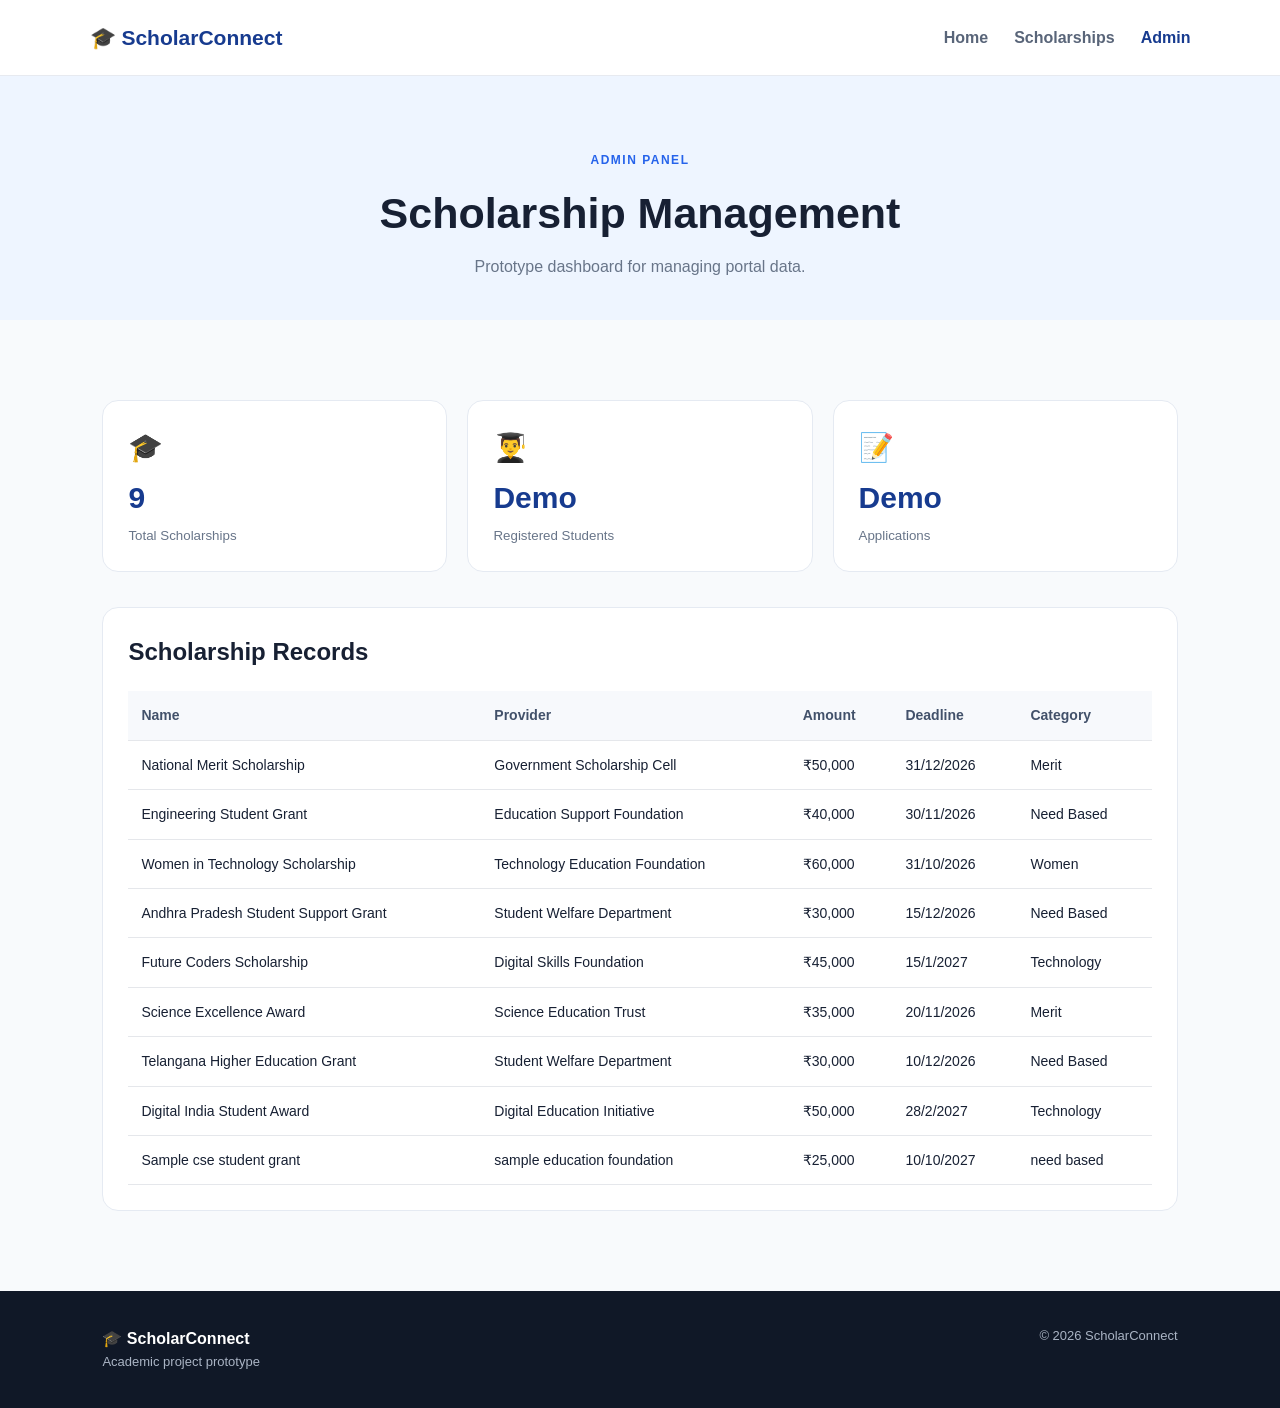
<file: admin.html>
<!DOCTYPE html>
<html lang="en">
<head><meta charset="UTF-8"><meta name="viewport" content="width=device-width, initial-scale=1.0"><title>Admin Dashboard | ScholarConnect</title><link rel="stylesheet" href="css/style.css"></head>
<body>
<header class="navbar"><a class="logo" href="index.html">🎓 ScholarConnect</a><nav><a href="index.html">Home</a><a href="scholarships.html">Scholarships</a><a class="active" href="admin.html">Admin</a></nav></header>
<main>
<section class="page-head"><span class="eyebrow">ADMIN PANEL</span><h1>Scholarship Management</h1><p>Prototype dashboard for managing portal data.</p></section>
<section class="section">
<div class="dashboard-grid">
<div class="card dash-stat"><span>🎓</span><strong id="adminScholarshipCount">0</strong><small>Total Scholarships</small></div>
<div class="card dash-stat"><span>👨‍🎓</span><strong>Demo</strong><small>Registered Students</small></div>
<div class="card dash-stat"><span>📝</span><strong>Demo</strong><small>Applications</small></div>
</div>
<div class="table-card"><h2>Scholarship Records</h2><div class="table-wrap"><table><thead><tr><th>Name</th><th>Provider</th><th>Amount</th><th>Deadline</th><th>Category</th></tr></thead><tbody id="adminTable"></tbody></table></div></div>
</section>
</main>
<footer><div><strong>🎓 ScholarConnect</strong><p>Academic project prototype</p></div><div><p>© 2026 ScholarConnect</p></div></footer>
<script src="js/data.js"></script><script src="js/script.js"></script>
</body></html>
</file>
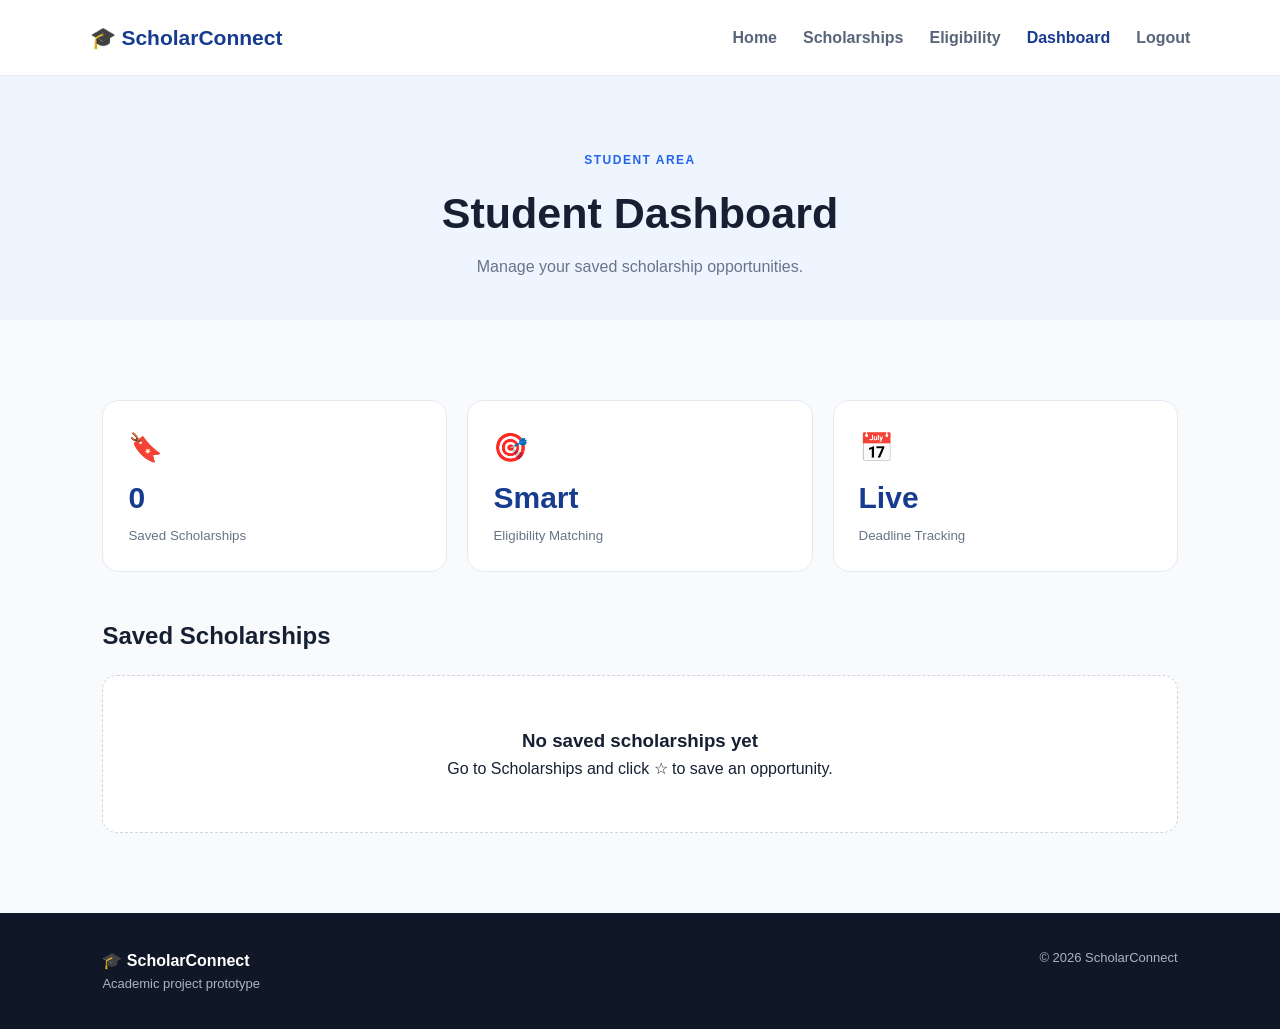
<file: dashboard.html>
<!DOCTYPE html>
<html lang="en">
<head><meta charset="UTF-8"><meta name="viewport" content="width=device-width, initial-scale=1.0"><title>Student Dashboard | ScholarConnect</title><link rel="stylesheet" href="css/style.css"></head>
<body>
<header class="navbar"><a class="logo" href="index.html">🎓 ScholarConnect</a><nav><a href="index.html">Home</a><a href="scholarships.html">Scholarships</a><a href="eligibility.html">Eligibility</a><a class="active" href="dashboard.html">Dashboard</a><a href="#" onclick="logout()">Logout</a></nav></header>
<main>
<section class="page-head"><span class="eyebrow">STUDENT AREA</span><h1 id="welcomeName">Student Dashboard</h1><p>Manage your saved scholarship opportunities.</p></section>
<section class="section"><div class="dashboard-grid">
<div class="card dash-stat"><span>🔖</span><strong id="savedCount">0</strong><small>Saved Scholarships</small></div>
<div class="card dash-stat"><span>🎯</span><strong>Smart</strong><small>Eligibility Matching</small></div>
<div class="card dash-stat"><span>📅</span><strong>Live</strong><small>Deadline Tracking</small></div>
</div>
<h2 class="dash-title">Saved Scholarships</h2><div id="savedList" class="scholarship-grid"></div></section>
</main>
<footer><div><strong>🎓 ScholarConnect</strong><p>Academic project prototype</p></div><div><p>© 2026 ScholarConnect</p></div></footer>
<script src="js/data.js"></script><script src="js/script.js"></script>
</body></html>
</file>
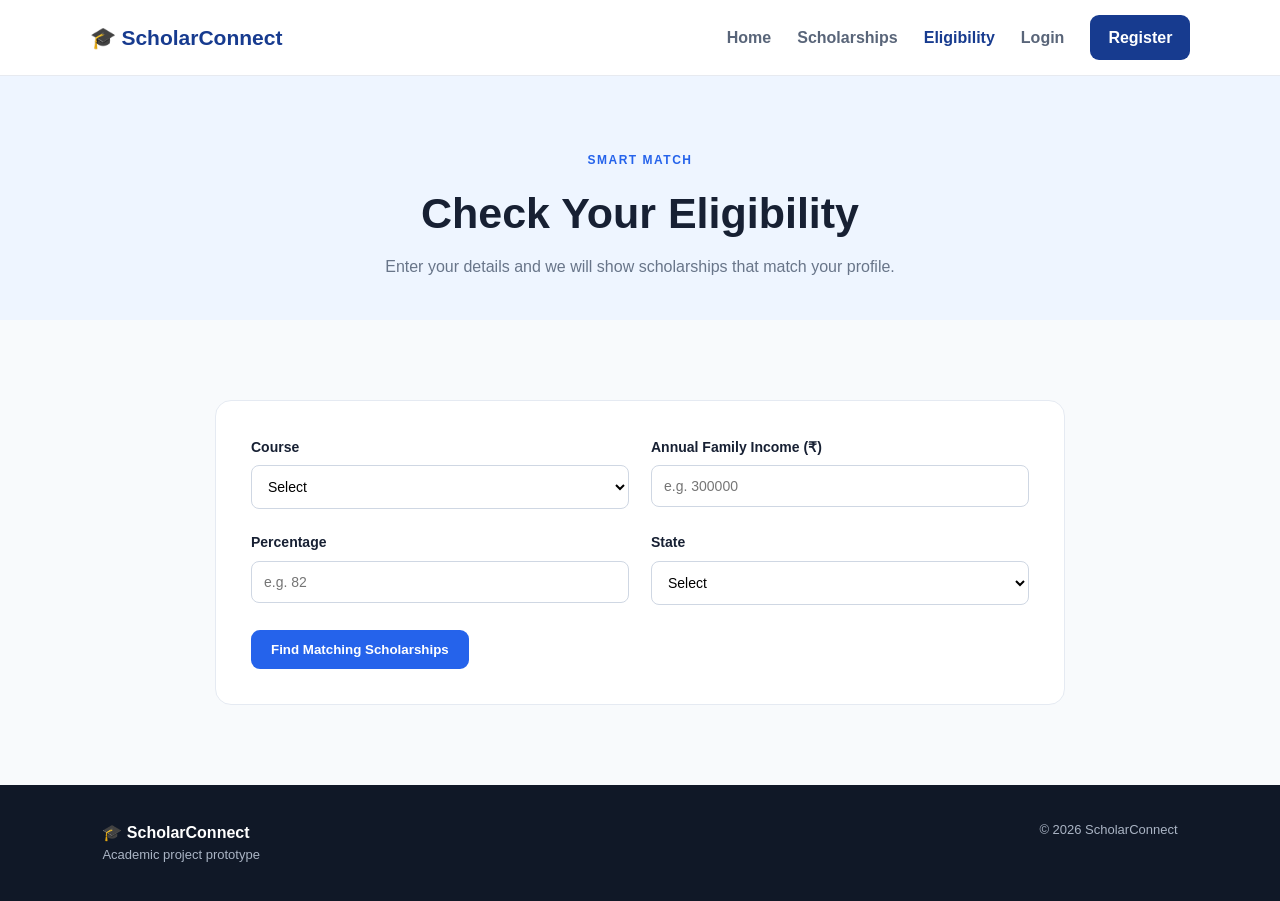
<file: eligibility.html>
<!DOCTYPE html>
<html lang="en">
<head>
<meta charset="UTF-8"><meta name="viewport" content="width=device-width, initial-scale=1.0">
<title>Eligibility Checker | ScholarConnect</title>
<link rel="stylesheet" href="css/style.css">
</head>
<body>
<header class="navbar">
<a class="logo" href="index.html">🎓 ScholarConnect</a>
<nav><a href="index.html">Home</a><a href="scholarships.html">Scholarships</a><a class="active" href="eligibility.html">Eligibility</a><a href="login.html">Login</a><a class="nav-btn" href="register.html">Register</a></nav>
</header>
<main>
<section class="page-head"><span class="eyebrow">SMART MATCH</span><h1>Check Your Eligibility</h1><p>Enter your details and we will show scholarships that match your profile.</p></section>
<section class="section">
<div class="form-card">
<form id="eligibilityForm">
<div class="form-grid">
<label>Course<select id="eCourse" required><option value="">Select</option><option>B.Tech</option><option>BCA</option><option>B.Sc</option><option>MCA</option></select></label>
<label>Annual Family Income (₹)<input id="eIncome" type="number" min="0" placeholder="e.g. 300000" required></label>
<label>Percentage<input id="ePercentage" type="number" min="0" max="100" placeholder="e.g. 82" required></label>
<label>State<select id="eState" required><option value="">Select</option><option>Andhra Pradesh</option><option>Telangana</option><option>Other</option></select></label>
</div>
<button class="btn primary" type="submit">Find Matching Scholarships</button>
</form>
<div id="eligibilityResult"></div>
</div>
</section>
</main>
<footer><div><strong>🎓 ScholarConnect</strong><p>Academic project prototype</p></div><div><p>© 2026 ScholarConnect</p></div></footer>
<script src="js/data.js"></script><script src="js/script.js"></script>
</body>
</html>
</file>
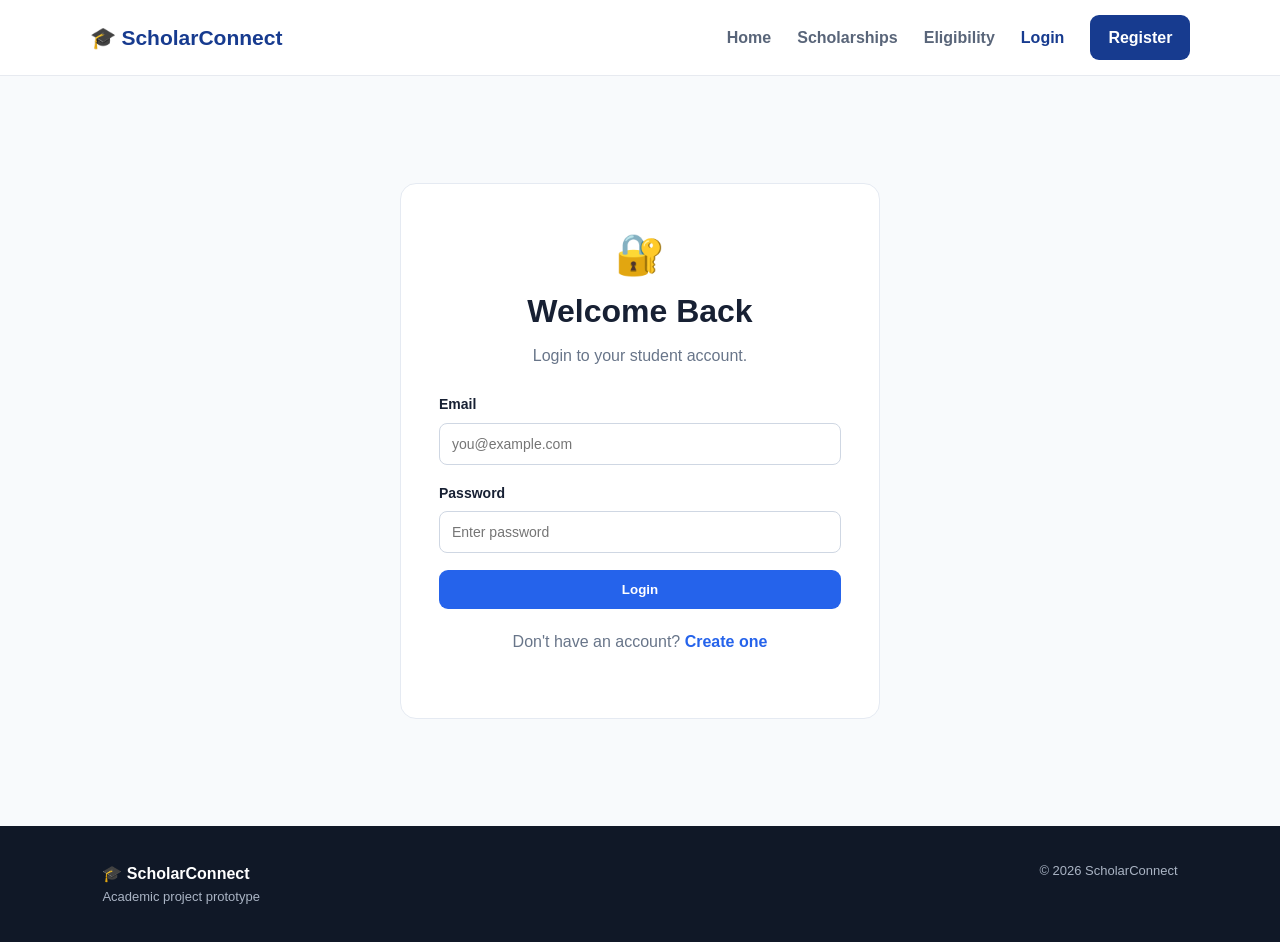
<file: login.html>
<!DOCTYPE html>
<html lang="en">
<head><meta charset="UTF-8"><meta name="viewport" content="width=device-width, initial-scale=1.0"><title>Login | ScholarConnect</title><link rel="stylesheet" href="css/style.css"></head>
<body>
<header class="navbar"><a class="logo" href="index.html">🎓 ScholarConnect</a><nav><a href="index.html">Home</a><a href="scholarships.html">Scholarships</a><a href="eligibility.html">Eligibility</a><a class="active" href="login.html">Login</a><a class="nav-btn" href="register.html">Register</a></nav></header>
<main class="auth-page">
<div class="auth-card">
<div class="auth-icon">🔐</div><h1>Welcome Back</h1><p>Login to your student account.</p>
<form id="loginForm">
<label>Email<input id="loginEmail" type="email" placeholder="you@example.com" required></label>
<label>Password<input id="loginPassword" type="password" placeholder="Enter password" required></label>
<button class="btn primary full" type="submit">Login</button>
</form>
<div id="loginMessage"></div>
<p class="auth-link">Don't have an account? <a href="register.html">Create one</a></p>
</div></main>
<footer><div><strong>🎓 ScholarConnect</strong><p>Academic project prototype</p></div><div><p>© 2026 ScholarConnect</p></div></footer>
<script src="js/script.js"></script>
</body></html>
</file>
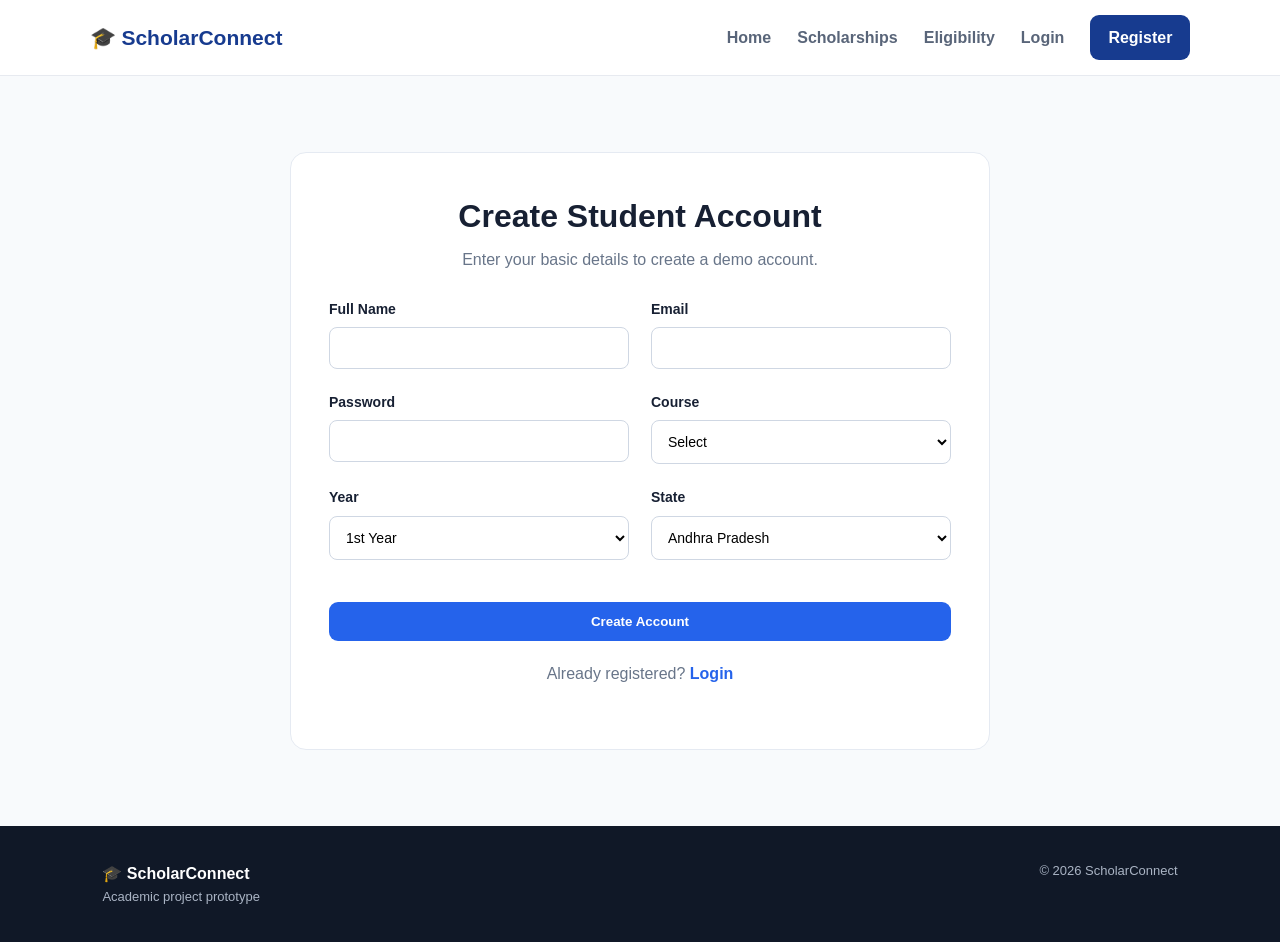
<file: register.html>
<!DOCTYPE html>
<html lang="en">
<head><meta charset="UTF-8"><meta name="viewport" content="width=device-width, initial-scale=1.0"><title>Register | ScholarConnect</title><link rel="stylesheet" href="css/style.css"></head>
<body>
<header class="navbar"><a class="logo" href="index.html">🎓 ScholarConnect</a><nav><a href="index.html">Home</a><a href="scholarships.html">Scholarships</a><a href="eligibility.html">Eligibility</a><a href="login.html">Login</a><a class="nav-btn active-btn" href="register.html">Register</a></nav></header>
<main class="auth-page">
<div class="auth-card wide">
<h1>Create Student Account</h1><p>Enter your basic details to create a demo account.</p>
<form id="registerForm">
<div class="form-grid">
<label>Full Name<input id="rName" type="text" required></label>
<label>Email<input id="rEmail" type="email" required></label>
<label>Password<input id="rPassword" type="password" minlength="6" required></label>
<label>Course<select id="rCourse" required><option value="">Select</option><option>B.Tech</option><option>BCA</option><option>B.Sc</option><option>MCA</option></select></label>
<label>Year<select id="rYear"><option>1st Year</option><option>2nd Year</option><option>3rd Year</option><option>4th Year</option></select></label>
<label>State<select id="rState"><option>Andhra Pradesh</option><option>Telangana</option><option>Other</option></select></label>
</div>
<button class="btn primary full" type="submit">Create Account</button>
</form>
<div id="registerMessage"></div>
<p class="auth-link">Already registered? <a href="login.html">Login</a></p>
</div></main>
<footer><div><strong>🎓 ScholarConnect</strong><p>Academic project prototype</p></div><div><p>© 2026 ScholarConnect</p></div></footer>
<script src="js/script.js"></script>
</body></html>
</file>
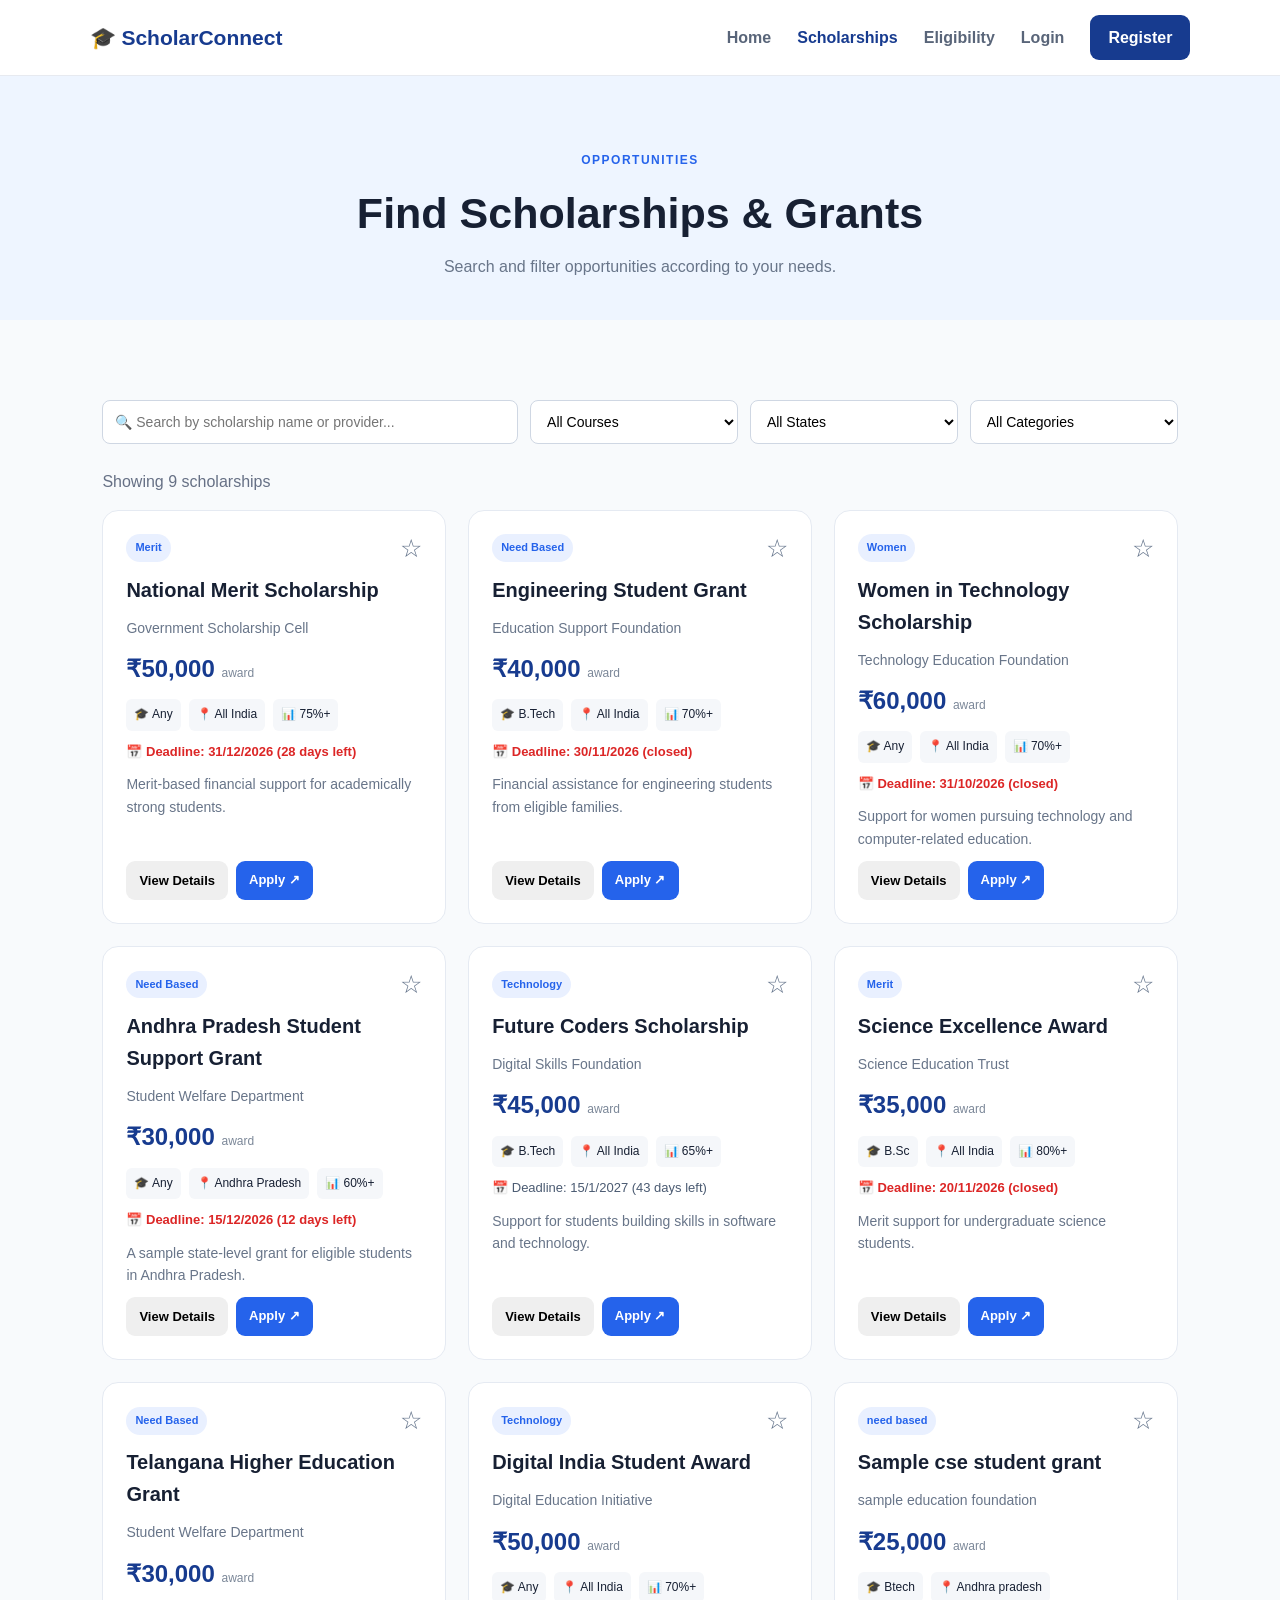
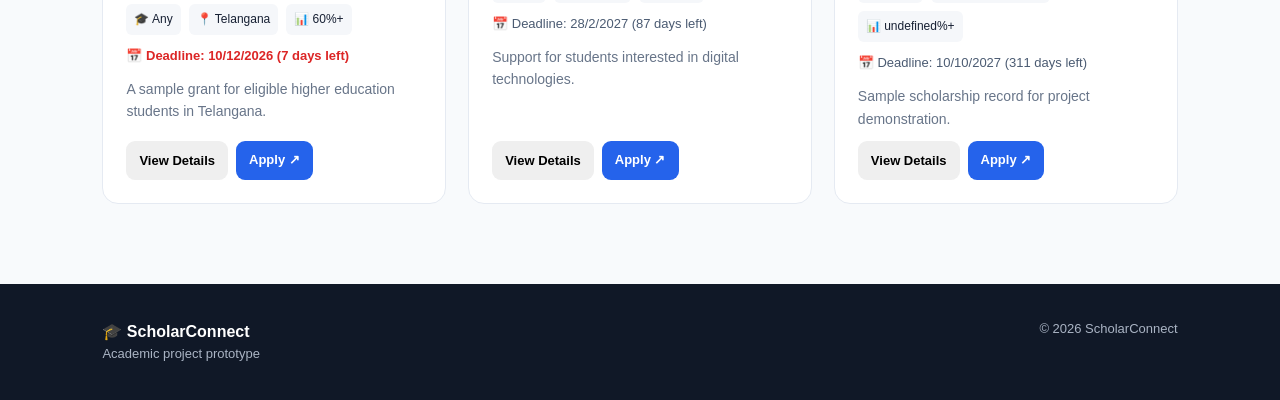
<file: scholarships.html>
<!DOCTYPE html>
<html lang="en">
<head>
<meta charset="UTF-8">
<meta name="viewport" content="width=device-width, initial-scale=1.0">
<title>Scholarships | ScholarConnect</title>
<link rel="stylesheet" href="css/style.css">
</head>
<body>
<header class="navbar">
<a class="logo" href="index.html">🎓 ScholarConnect</a>
<nav><a href="index.html">Home</a><a class="active" href="scholarships.html">Scholarships</a><a href="eligibility.html">Eligibility</a><a href="login.html">Login</a><a class="nav-btn" href="register.html">Register</a></nav>
</header>

<main>
<section class="page-head">
<span class="eyebrow">OPPORTUNITIES</span>
<h1>Find Scholarships & Grants</h1>
<p>Search and filter opportunities according to your needs.</p>
</section>

<section class="section">
<div class="filter-box">
<input id="searchInput" type="text" placeholder="🔍 Search by scholarship name or provider...">
<select id="courseFilter"><option value="">All Courses</option><option>B.Tech</option><option>BCA</option><option>B.Sc</option><option>MCA</option><option>Any</option></select>
<select id="stateFilter"><option value="">All States</option><option>Andhra Pradesh</option><option>Telangana</option><option>All India</option></select>
<select id="categoryFilter"><option value="">All Categories</option><option>Merit</option><option>Need Based</option><option>Women</option><option>Technology</option></select>
</div>
<div id="scholarshipCount" class="result-count"></div>
<div id="scholarshipList" class="scholarship-grid"></div>
</section>
</main>

<footer><div><strong>🎓 ScholarConnect</strong><p>Academic project prototype</p></div><div><p>© 2026 ScholarConnect</p></div></footer>
<script src="js/data.js"></script><script src="js/script.js"></script>
</body>
</html>
</file>
<file: css/style.css>
*{box-sizing:border-box;margin:0;padding:0}body{font-family:Inter,Arial,sans-serif;color:#172033;background:#f8fafc;line-height:1.6}a{text-decoration:none;color:inherit}.navbar{height:76px;padding:0 7%;display:flex;align-items:center;justify-content:space-between;background:#fff;border-bottom:1px solid #e7eaf0;position:sticky;top:0;z-index:10}.logo{font-size:21px;font-weight:800;color:#173b8f}.navbar nav{display:flex;align-items:center;gap:26px}.navbar nav a{font-weight:600;color:#596579}.navbar nav a:hover,.navbar nav a.active{color:#173b8f}.nav-btn{padding:10px 18px;background:#173b8f!important;color:#fff!important;border-radius:9px}.hero{min-height:590px;padding:80px 8%;display:flex;align-items:center;justify-content:space-between;gap:50px;background:linear-gradient(135deg,#eef5ff,#f8fbff)}.hero-content{max-width:680px}.badge,.eyebrow{display:inline-block;color:#2563eb;font-size:12px;font-weight:800;letter-spacing:1.5px}.hero h1{font-size:54px;line-height:1.1;margin:18px 0}.hero h1 span{color:#2563eb}.hero p{font-size:18px;color:#5f6b7d;max-width:620px}.hero-actions{display:flex;gap:14px;margin:30px 0}.btn{display:inline-block;border:0;border-radius:9px;padding:12px 20px;font-weight:700;cursor:pointer}.btn.primary{background:#2563eb;color:#fff}.btn.secondary{background:#fff;color:#2563eb;border:1px solid #cbd5e1}.btn.small{padding:9px 13px;font-size:13px}.btn.full{width:100%}.hero-card{background:#fff;width:360px;padding:35px;border-radius:22px;box-shadow:0 20px 60px rgba(37,99,235,.15);border:1px solid #e7edf8}.floating-icon{font-size:45px;margin-bottom:15px}.hero-card h3{font-size:24px;margin-bottom:8px}.hero-card p{font-size:15px;margin-bottom:20px}.mini-row{display:flex;justify-content:space-between;background:#f5f8ff;padding:12px;border-radius:8px;margin-top:8px;color:#36527d;font-size:13px}.stats{display:flex;gap:45px;margin-top:35px}.stats div{display:flex;flex-direction:column}.stats strong{font-size:24px;color:#173b8f}.stats small{color:#687589}.section{padding:80px 8%}.section.light{background:#f1f6ff}.section-title{text-align:center;max-width:700px;margin:0 auto 40px}.section-title h2{font-size:34px;margin:8px 0}.section-title p,.page-head p{color:#687589}.feature-grid{display:grid;grid-template-columns:repeat(4,1fr);gap:20px}.card,.feature,.scholarship-card,.form-card,.auth-card,.table-card{background:#fff;border:1px solid #e5eaf2;border-radius:16px}.feature{padding:28px}.feature .icon{font-size:30px;margin-bottom:15px}.feature h3{margin-bottom:8px}.feature p{color:#6b7687}.page-head{text-align:center;padding:70px 20px 40px;background:#eef5ff}.page-head h1{font-size:43px;margin:7px 0}.scholarship-grid{display:grid;grid-template-columns:repeat(3,1fr);gap:22px}.scholarship-card{padding:23px;display:flex;flex-direction:column;gap:11px}.card-top{display:flex;justify-content:space-between;align-items:center}.tag{font-size:11px;background:#e9f0ff;color:#2563eb;border-radius:20px;padding:5px 9px;font-weight:800}.save-btn{border:0;background:none;font-size:25px;cursor:pointer;color:#64748b}.save-btn.saved{color:#f59e0b}.scholarship-card h3{font-size:20px}.provider{color:#6b7687;font-size:14px}.amount{font-size:24px;font-weight:800;color:#173b8f}.amount small{font-size:12px;color:#7b8798;font-weight:500}.details{display:flex;flex-wrap:wrap;gap:8px}.details span{font-size:12px;background:#f5f7fa;padding:6px 8px;border-radius:6px}.deadline{font-size:13px;color:#4b5b72}.deadline.urgent{color:#dc2626;font-weight:700}.scholarship-card>p{font-size:14px;color:#687589}.card-actions{display:flex;gap:8px;margin-top:auto}.filter-box{display:grid;grid-template-columns:2fr 1fr 1fr 1fr;gap:12px;margin-bottom:25px}.filter-box input,.filter-box select,input,select{width:100%;padding:12px;border:1px solid #cfd7e3;border-radius:8px;background:#fff;font-size:14px}.result-count{color:#667085;margin-bottom:15px}.form-card{max-width:850px;margin:auto;padding:35px}.form-grid{display:grid;grid-template-columns:1fr 1fr;gap:22px;margin-bottom:25px}.form-grid label,.auth-card label{font-weight:700;font-size:14px}.form-grid input,.form-grid select,.auth-card input{display:block;margin-top:7px}.match-result{margin-top:35px;border-top:1px solid #e5eaf2;padding-top:30px}.match-result h2{margin-bottom:5px}.auth-page{min-height:calc(100vh - 150px);padding:60px 20px;display:flex;justify-content:center;align-items:center}.auth-card{width:480px;padding:38px}.auth-card.wide{width:700px}.auth-card h1{text-align:center;margin-bottom:5px}.auth-card>p{text-align:center;color:#687589;margin-bottom:25px}.auth-card form{display:flex;flex-direction:column;gap:17px}.auth-icon{text-align:center;font-size:40px}.auth-link{margin-top:20px!important}.auth-link a{color:#2563eb;font-weight:700}.success,.error{margin-top:15px;padding:12px;border-radius:8px}.success{background:#dcfce7;color:#166534}.error{background:#fee2e2;color:#991b1b}.dashboard-grid{display:grid;grid-template-columns:repeat(3,1fr);gap:20px}.dash-stat{padding:25px;display:flex;flex-direction:column;gap:3px}.dash-stat span{font-size:28px}.dash-stat strong{font-size:30px;color:#173b8f}.dash-stat small{color:#687589}.dash-title{margin:45px 0 20px}.empty{text-align:center;padding:50px;background:#fff;border:1px dashed #cbd5e1;border-radius:15px;grid-column:1/-1}.table-card{padding:25px;margin-top:35px}.table-wrap{overflow:auto;margin-top:20px}table{width:100%;border-collapse:collapse}th,td{text-align:left;padding:13px;border-bottom:1px solid #e5e7eb;font-size:14px}th{background:#f7f9fc;color:#42516a}footer{padding:35px 8%;background:#101827;color:#fff;display:flex;justify-content:space-between;gap:20px}footer p{color:#aab4c4;font-size:13px}.center{text-align:center;margin-top:30px}@media(max-width:900px){.hero{flex-direction:column;padding:60px 6%}.hero-card{width:100%;max-width:500px}.feature-grid,.scholarship-grid{grid-template-columns:1fr 1fr}.navbar{padding:0 4%}.navbar nav{gap:10px}.navbar nav a:not(.nav-btn){display:none}.filter-box{grid-template-columns:1fr 1fr}.hero h1{font-size:42px}}@media(max-width:600px){.feature-grid,.scholarship-grid,.dashboard-grid,.form-grid,.filter-box{grid-template-columns:1fr}.hero h1{font-size:36px}.stats{gap:20px}.page-head h1{font-size:34px}footer{flex-direction:column}.auth-card,.auth-card.wide{width:100%}.section{padding:55px 5%}}
</file>
